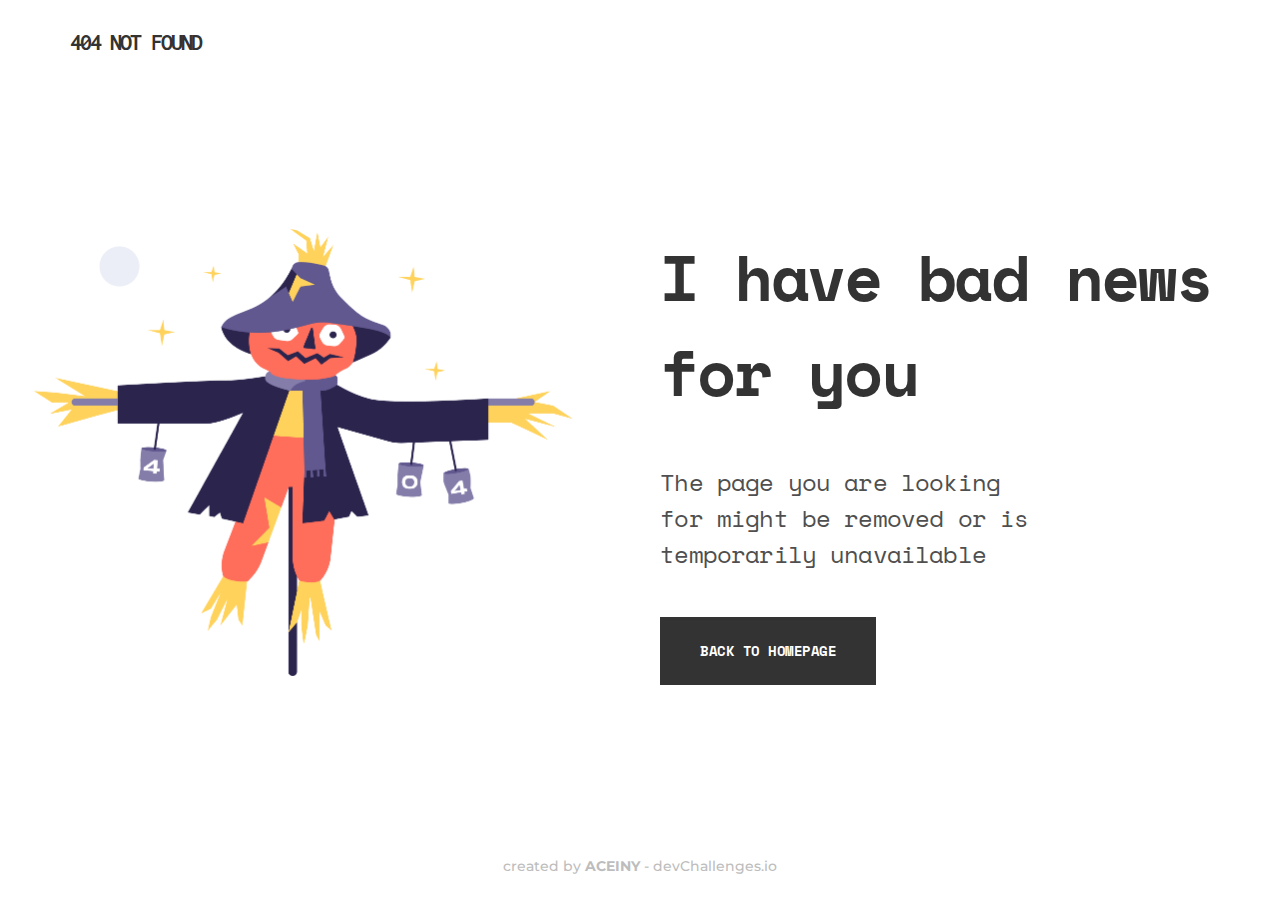
<file: 1/index.html>
<!DOCTYPE html>
<html lang="en">
<head>
    <meta charset="UTF-8">
    <meta name="viewport" content="width=device-width, initial-scale=1.0">
    <title>404 NOT FOUND</title>
    <link rel="stylesheet" href="index.css">
</head>
<body>
    <div class="container">
        <header>
            <p>404 not found</p>
        </header>
        <div>
            <article class="text-info">
                <section class="scarecrow-image">
                    <img src="Scarecrow.png" alt="Scarecrow">
                </section>
                <section class="info-text">
                    <h1>I have bad news for you</h1>
                    <p>The page you are looking for might be removed or is temporarily unavailable</p>
                    <button>Back to homepage</button>
                </section>
            </div>
        </main>
            <footer>
                <p>created by <span class="spanp1">ACEINY</span class="spanp2"> - <span>devChallenges.io</span></p>
            </footer>
    </div>
</body>
</html>
</file>
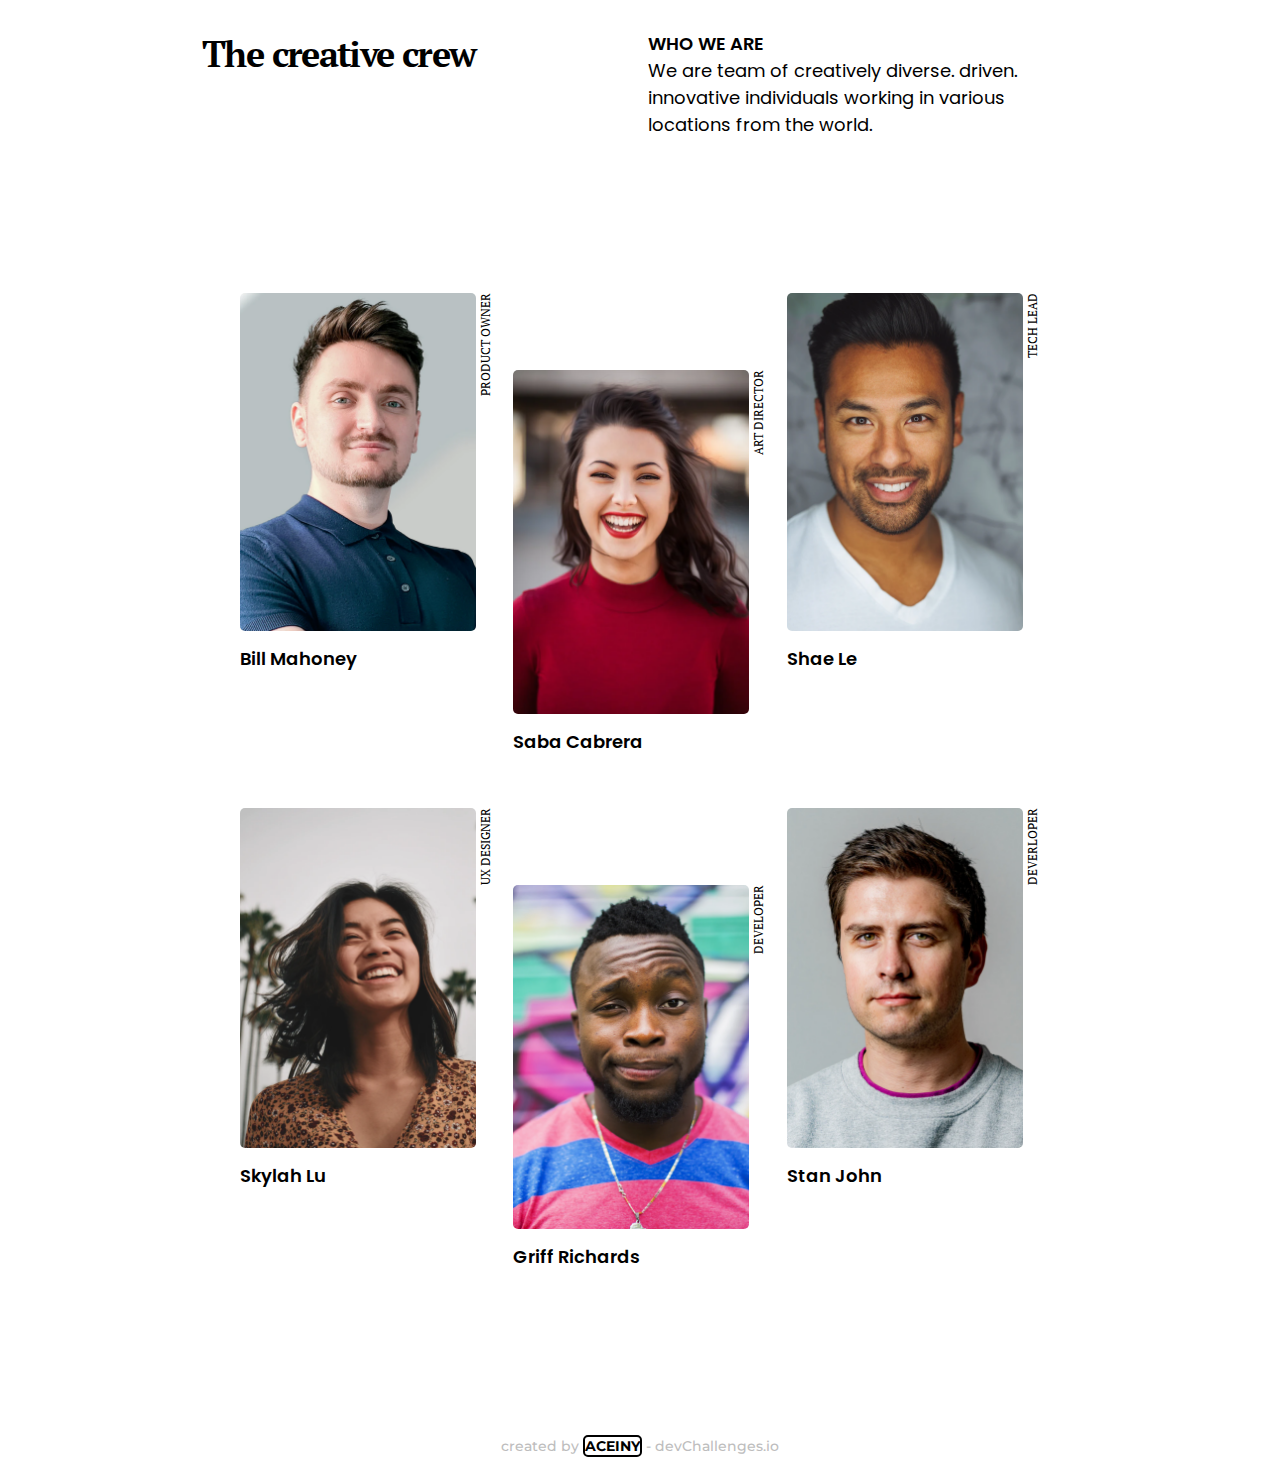
<file: 2/index.html>
<!DOCTYPE html>
<html lang="en">
<head>
    <meta charset="UTF-8">
    <meta name="viewport" content="width=device-width, initial-scale=1.0">
    <title>Team Page</title>
    <link rel="stylesheet" href="index.css">
</head>
<body>
    <div class="container">
        <header>
            <h1>The creative crew</h1>
            <span><p class="firstp">Who we are</p><p class="secondp">We are team of creatively diverse.  driven.  innovative individuals working in various locations from the world.</p></span>
        </header>
        <div class="all-cards">
                    <div class="one-card">
                        <div class="left-side">
                            <img src="images/photo1.png" alt="">
                            <p>Bill Mahoney</p>
                        </div>
                        <div class="right-side">
                            <p>Product owner</p>
                        </div>
                    </div>
                    <!--second card-->
                    <div class="one-card big small">
                        <div class="left-side">
                            <img src="images/photo2.png" alt="">
                            <p>Saba Cabrera</p>
                        </div>
                        <div class="right-side">
                            <p>Art director</p>
                        </div>
                    </div>
                    <!--third card-->
                    <div class="one-card">
                        <div class="left-side">
                            <img src="images/photo3.png" alt="">
                            <p>Shae Le</p>
                        </div>
                        <div class="right-side">
                            <p>Tech Lead</p>
                        </div>
                    </div>
                    <!--4th child-->
                    <div class="one-card small">
                        <div class="left-side">
                            <img src="images/photo4.png" alt="">
                            <p>Skylah Lu</p>
                        </div>
                        <div class="right-side">
                            <p>UX Designer</p>
                        </div>
                    </div>
                    <!--5 card-->
                    <div class="one-card big">
                        <div class="left-side">
                            <img src="images/photo5.png" alt="">
                            <p>Griff Richards</p>
                        </div>
                        <div class="right-side">
                            <p>Developer</p>
                        </div>
                    </div>
                    <!--6 card-->
                    <div class="one-card small">
                        <div class="left-side">
                            <img src="images/photo6.png" alt="">
                            <p>Stan John</p>
                        </div>
                        <div class="right-side">
                            <p>DEverloper</p>
                        </div>
                    </div>
            </div>
        <footer>
            <p>created by <a class="spanp1" href="https://github.com/aceiny">aceiny</a class="spanp2"> - <span>devChallenges.io</span></p>
        </footer>
    </div>
</body>
</html>
</file>
<file: 1/index.css>
@import url('https://fonts.googleapis.com/css2?family=Inconsolata:wght@700&family=Montserrat:wght@500;600;700&family=Space+Mono:wght@400;700&display=swap');
*{
    padding: 0;
    margin: 0;
    box-sizing: border-box;
    text-decoration: none;
}
body {
    height: 100vh;
}
.container { 
    display : flex;
    flex-direction : column ; 
    justify-content: space-between;
    height: 100%;

}
header{
    display: flex;
    justify-content: start;
    width: fit-content;
    padding: 30px 0 0 70px;
}
header p{
    font-family: "Inconsolata";
    font-size: 24px;
    font-weight: 700;
    line-height: 25px;
    letter-spacing: -0.08em;
    text-align: left;
    color: #333333;
    text-transform : uppercase;

}
.text-info{
    display : flex;
    justify-content : center;
    gap: 7%;
    width: 100%;
    padding: 0 15px;
} 
.info-text{
    display: flex;
    flex-direction: column;
    gap: 45px;
    justify-content: start;
}
.info-text h1{
    font-family: "Space Mono";
    font-size: 64px;
    font-weight: 700;
    line-height: 95px;
    letter-spacing: -0.035em;
    text-align: left;    
    color: #333333;
    max-width: 586px;

}
.info-text p {
    font-family: "Space Mono";
    font-size: 24px;
    font-weight: 400;
    line-height: 36px;
    letter-spacing: -0.035em;
    color: #4F4F4F;
    max-width : 381px;
}
.info-text button {
    width: 216px;
    height: 68px;
    text-align: center;
    background-color: #333333;
    color : white;
    font-family: "Space Mono";
    font-size: 14px;
    font-weight: 700;
    line-height: 21px;
    letter-spacing: -0.035em;
    text-transform : uppercase;
    outline: none;
    border: none;
}
.scarecrow-image img {
    max-width: 539px;
}
footer{
    display : flex;
    justify-content : center ; 
    align-items : center;
    font-family: "Montserrat";
    font-size: 14px;
    font-weight: 700;
    line-height: 17px;
    letter-spacing: 0em;
    color: #BDBDBD;
    justify-content: center;
    padding-bottom: 25px;
    
}
footer p {
    font-weight: 500;
}
.spanp1{
    font-weight: 700;
}
.spanp2 {
    font-weight: 600;
}
@media  (max-width : 856px){
    header {
        padding: 5% 0 0 10%;
    }
    .text-info {
        flex-direction: column;
        align-items: center;
        gap: 20px;
        margin-bottom: 30px;
        padding: 0 0 0 25px;
    }
    .info-text{
        max-width: 350px;
    }
    .text-info img{
        width: 286.829833984375px;
        height: 238.00001525878906px;

    }
    .info-text h1{
        font-size: 48px;
    }
    .info-text p{
        font-size: 18px;
    }
}
</file>
<file: 2/index.css>
@import url('https://fonts.googleapis.com/css2?family=Inconsolata:wght@700&family=Montserrat:wght@500;600;700&family=PT+Serif:wght@400;700&family=Poppins:wght@400;500;600;700&family=Space+Mono:wght@400;700&display=swap');
*{
    padding: 0;
    margin: 0;
    box-sizing: border-box;
    text-decoration: none;
}
body { 
    height: 1480px;
}
.container {
    display: flex;
    flex-direction: column;
    justify-content: space-between;
    align-items: center;
    height: 100%;
    gap: 40px;
}
header {
    display: flex;
    margin-top: 30px;
    justify-content: space-between;
    width: 60%;
    gap: 60px;
}
header div { 
    display: grid;
    grid-template-columns: 1fr 1fr;
    width: 60%;
}
header h1 {
    font-family: "PT Serif";
    font-size: 36px;
    font-weight: 700;
    line-height: 48px;
    letter-spacing: -0.045em;

}
header div span {
    display: flex;
    flex-direction: column;
    gap: 16px;
}
.firstp{
    font-family: "Poppins";
    font-size: 18px;
    font-weight: 600;
    line-height: 27px;
    letter-spacing: 0em;
    text-align: left;
    max-width: 117px;
    text-transform: uppercase;

}
.secondp{
    font-family: "Poppins";
    font-size: 18px;
    font-weight: 400;
    line-height: 27px;
    letter-spacing: 0em;
    text-align: left;
    max-width: 430px;

}
.all-cards{
    width: 1120px;
    display: grid;
    grid-template-columns: 1fr 1fr 1fr;
    column-gap: 20px;
    row-gap: 130px;
    margin-bottom: 90px;
    width: 60%;
    min-width: 800px;
}
.one-card {
    display: flex;
    max-width: 264px;
    align-items: flex-start;
    justify-content: start;
}
.big {
    position: relative;
    top: 20%;
}
.one-card img {
    border-radius: 5px;
}
.left-side{
    display: flex;
    flex-direction: column;
    align-items: start;
    gap: 14px;
}
.left-side img {
    max-width: 236px;
}
.left-side p {
    font-family: "poppins";
    font-size: clamp(18px, 15px, 14px);
    font-weight: 600;
    line-height: 27px;
    letter-spacing: 0em;
    text-align: left;
    text-transform: capitalize;
    
}
.right-side p{
    transform-origin: top left; 
    position: absolute;
    transform: rotate(-90deg) translate(-100%,10%);
    white-space: nowrap;
    font-family: "PT Serif";
    font-size: clamp(12px,11px,10px);
    font-weight: 400;
    line-height: 16px;
    letter-spacing: 0em;
    text-transform: uppercase;

}
footer{
    display : flex;
    width: fit-content;
    justify-content : center ; 
    align-items : center;
    font-family: "Montserrat";
    font-size: 14px;
    font-weight: 700;
    line-height: 17px;
    letter-spacing: 0em;
    color: #BDBDBD;
    justify-content: center;
    padding-bottom: 25px;
    
}
footer p {
    font-weight: 500;
}
.spanp1{
    font-weight: 700;
    text-transform: uppercase;
    color: black;
    border: 2px solid black;
    border-radius: 5px;
}
.spanp2 {
    font-weight: 600;
}
@media (width < 1340px) {
    header{
        width: 876px
    }
}
@media (width < 1216px) {
    header {
        width: 80%;
    }
}
@media (width < 850px) {
    header {
        justify-content: start;
        gap: 20px;
        padding: 0 15px;
        width: 100%;
    }
    header{
        width: 100%;
        display: grid;
        grid-row: 5fr 5fr;
    }
    header p{
        font-size: 14px;
    }
    .all-cards{
        min-width: 150px;
        padding: 0 60px;
        display: grid;
        grid-template-columns: 1fr 1fr;
        column-gap:0px ;
        width: 100%;
        padding: 0 auto;
    }
    .one-card{
        width: fit-content;
    }
    .all-cards img{
        width: 210px
    }
    .all-cards .one-card {
        width: fit-content;
    }

    .big {
        top: 0;
    }
    .small {
        position: relative;
        top: 30%;
    }
}
@media (width < 550px){
    .all-cards img {
        width: 138px;
    }
    .all-cards{
        padding: 0 3px;}
}
</file>
